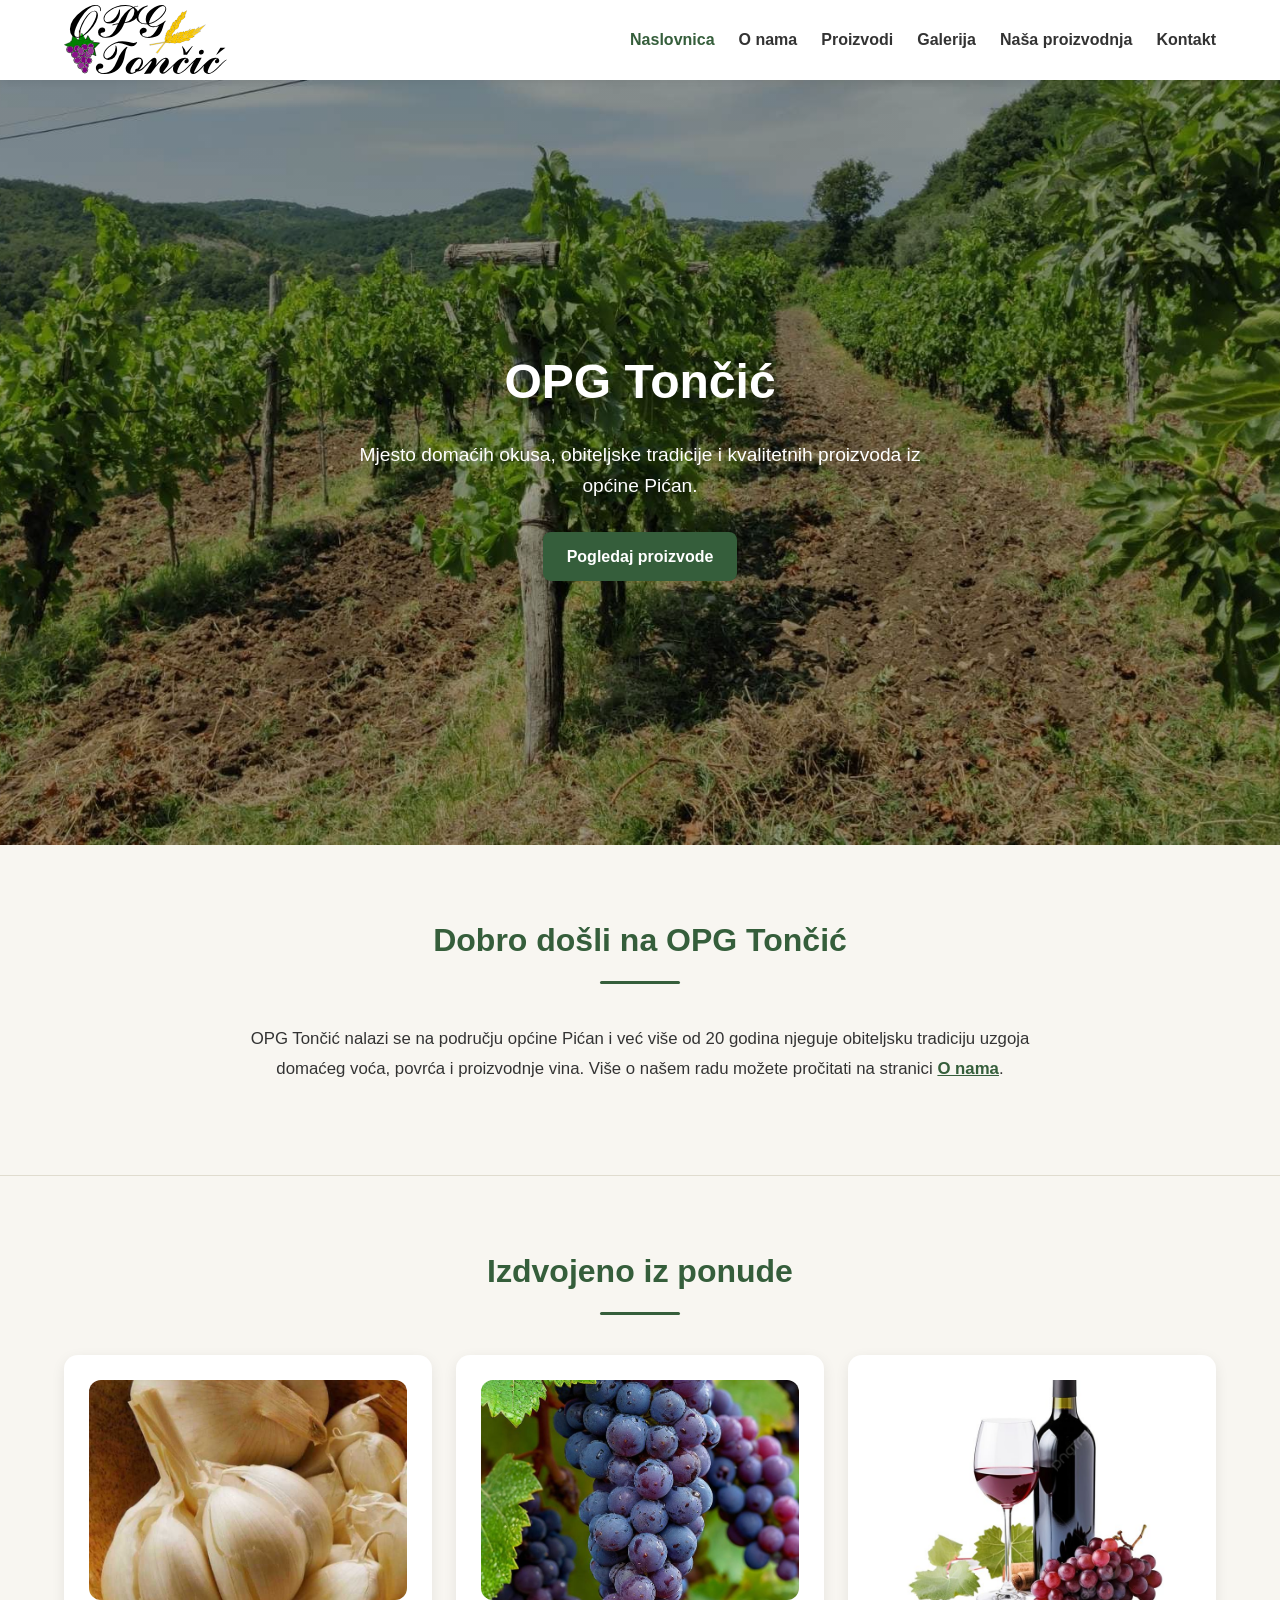
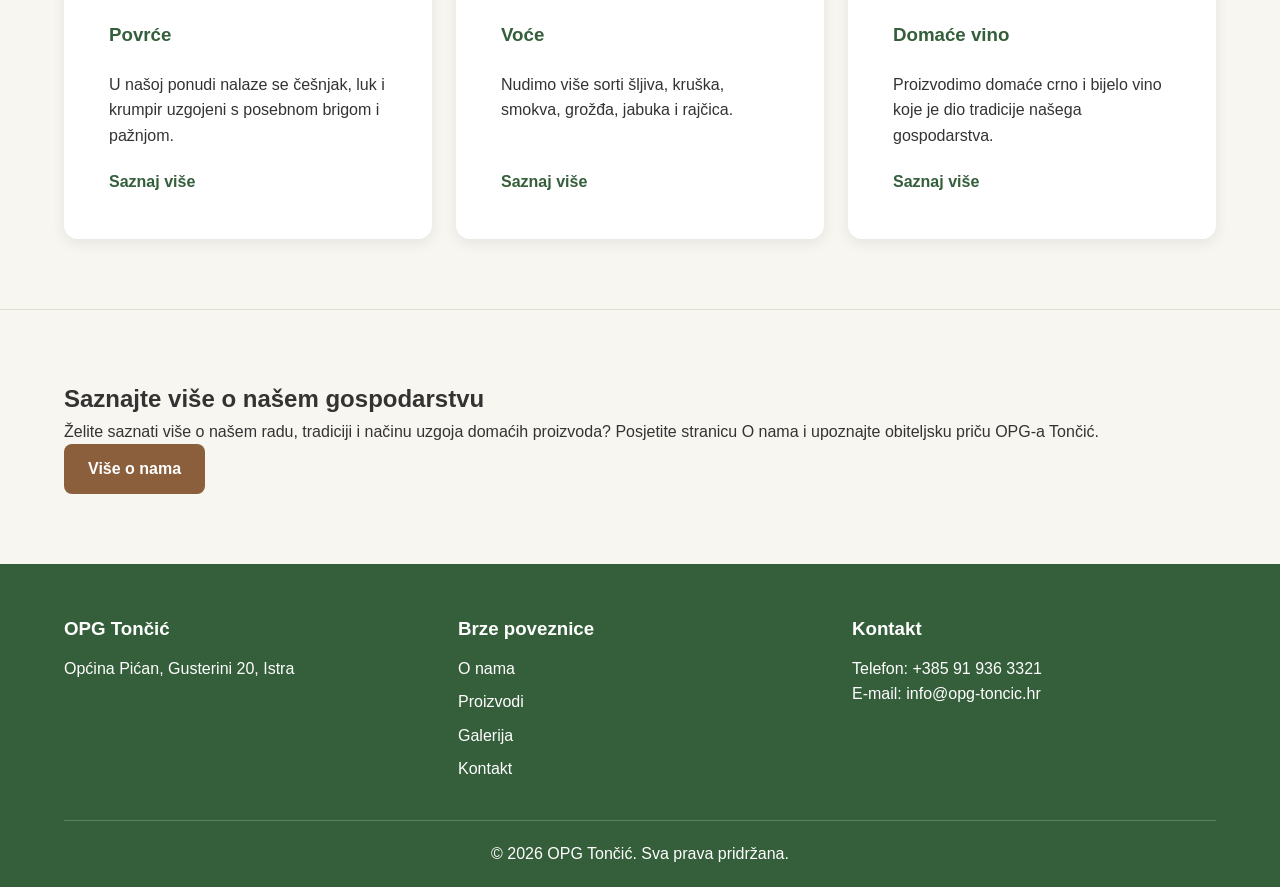
<file: index.html>
<!DOCTYPE html>
<html lang="hr">
<head>
    <meta charset="UTF-8">
    <meta name="viewport" content="width=device-width, initial-scale=1.0">
    <title>OPG Tončić | Naslovnica</title>
    <meta name="description" content="OPG Tončić iz općine Pićan nudi domaće voće, povrće i vino uz tradiciju dugu više od 20 godina.">
    <link rel="stylesheet" href="style.css">
</head>
<body>

    <header class="site-header">
        <div class="container header-wrapper">
            <a href="index.html" class="logo"><img src="logo.svg" alt="OPG Tončić logo"></a>

            <button class="menu-toggle" id="menu-toggle" aria-label="Otvori izbornik">
                ☰
            </button>

            <nav class="main-nav" id="main-nav">
                <ul>
                    <li><a href="index.html" class="active">Naslovnica</a></li>
                    <li><a href="o-nama.html">O nama</a></li>
                    <li><a href="proizvodi.html">Proizvodi</a></li>
                    <li><a href="galerija.html">Galerija</a></li>
                    <li><a href="proizvodnja.html">Naša proizvodnja</a></li>
                    <li><a href="kontakt.html">Kontakt</a></li>
                </ul>
            </nav>
        </div>
    </header>

    <main>
        <section class="hero">
            <div class="container hero-content">
                <div class="hero-text">
                    <h1>OPG Tončić</h1>
                    <p class="hero-subtitle">
                        Mjesto domaćih okusa, obiteljske tradicije i kvalitetnih proizvoda iz općine Pićan.
                    </p>
                    <a href="proizvodi.html" class="btn">Pogledaj proizvode</a>
                </div>
            </div>
        </section>

        <section class="intro section">
    <div class="container intro-content">

        <h2 class="section-title">Dobro došli na OPG Tončić</h2>

        <p>
            OPG Tončić nalazi se na području općine Pićan i već više od 20 godina
            njeguje obiteljsku tradiciju uzgoja domaćeg voća, povrća i proizvodnje vina.
            Više o našem radu možete pročitati na stranici
            <a href="o-nama.html" class="text-link">O nama</a>.
        </p>

    </div>
</section>

        <section class="highlights section">
    <div class="container">
        <h2 class="section-title">Izdvojeno iz ponude</h2>

        <div class="cards">
            <article class="card product-card">
                <img src="cesnjak.jpg" alt="Domaće povrće OPG Tončić">
                <h3>Povrće</h3>
                <p>U našoj ponudi nalaze se češnjak, luk i krumpir uzgojeni s posebnom brigom i pažnjom.</p>
                <a href="proizvodi.html" class="card-link">Saznaj više</a>
            </article>

            <article class="card product-card">
                <img src="grozdje.jpg" alt="Domaće voće OPG Tončić">
                <h3>Voće</h3>
                <p>Nudimo više sorti šljiva, kruška, smokva, grožđa, jabuka i rajčica.</p>
                <a href="proizvodi.html" class="card-link">Saznaj više</a>
            </article>

            <article class="card product-card">
                <img src="vino.jpg" alt="Domaće vino OPG Tončić">
                <h3>Domaće vino</h3>
                <p>Proizvodimo domaće crno i bijelo vino koje je dio tradicije našega gospodarstva.</p>
                <a href="proizvodi.html" class="card-link">Saznaj više</a>
            </article>
        </div>
    </div>
</section>

        <section class="cta section">
    <div class="container">

        <h2>Saznajte više o našem gospodarstvu</h2>

        <p>
            Želite saznati više o našem radu, tradiciji i načinu uzgoja domaćih proizvoda?
            Posjetite stranicu O nama i upoznajte obiteljsku priču OPG-a Tončić.
        </p>

        <a href="o-nama.html" class="btn btn-secondary">Više o nama</a>

    </div>
</section>
    </main>

    <footer class="site-footer">
        <div class="container footer-grid">
            <div>
                <h3>OPG Tončić</h3>
                <p>Općina Pićan, Gusterini 20, Istra</p>
            </div>

            <div>
                <h3>Brze poveznice</h3>
                <ul>
                    <li><a href="o-nama.html">O nama</a></li>
                    <li><a href="proizvodi.html">Proizvodi</a></li>
                    <li><a href="galerija.html">Galerija</a></li>
                    <li><a href="kontakt.html">Kontakt</a></li>
                </ul>
            </div>

            <div>
                <h3>Kontakt</h3>
                <p>Telefon: +385 91 936 3321</p>
                <p>E-mail: info@opg-toncic.hr </p>
            </div>
        </div>

        <div class="container footer-bottom">
            <p>&copy; 2026 OPG Tončić. Sva prava pridržana.</p>
        </div>
    </footer>

    <script src="script.js"></script>
</body>
</html>
</file>
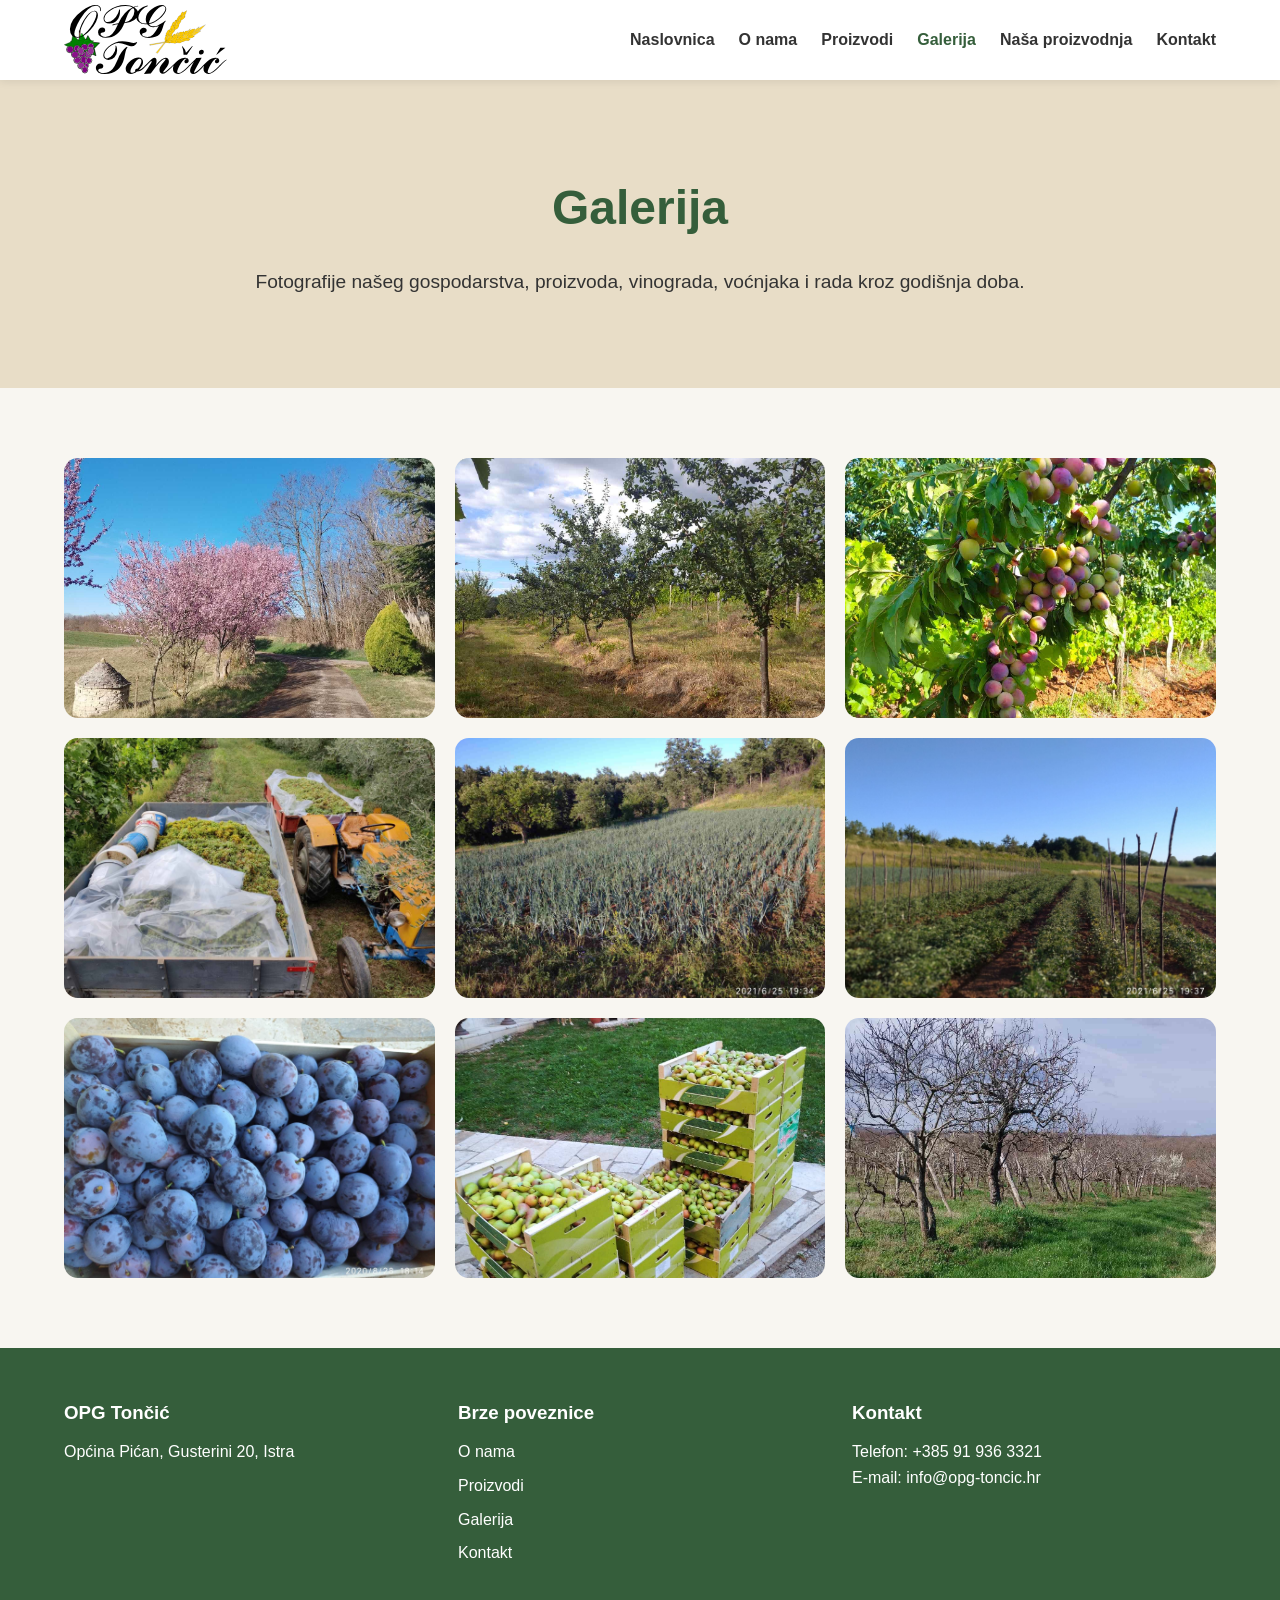
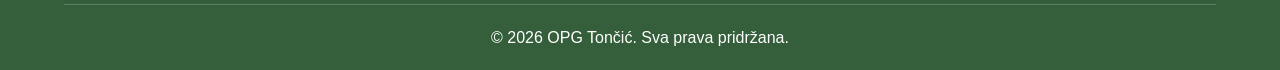
<file: galerija.html>
<!DOCTYPE html>
<html lang="hr">
<head>
    <meta charset="UTF-8">
    <meta name="viewport" content="width=device-width, initial-scale=1.0">
    <title>OPG Tončić | Galerija</title>
    <link rel="stylesheet" href="style.css">
</head>
<body>

    <header class="site-header">
        <div class="container header-wrapper">
            <a href="index.html" class="logo"><img src="logo.svg" alt="OPG Tončić logo"></a>
            <button class="menu-toggle" id="menu-toggle" aria-label="Otvori izbornik">☰</button>

            <nav class="main-nav" id="main-nav">
                <ul>
                    <li><a href="index.html">Naslovnica</a></li>
                    <li><a href="o-nama.html">O nama</a></li>
                    <li><a href="proizvodi.html">Proizvodi</a></li>
                    <li><a href="galerija.html" class="active">Galerija</a></li>
                    <li><a href="proizvodnja.html">Naša proizvodnja</a></li>
                    <li><a href="kontakt.html">Kontakt</a></li>
                </ul>
            </nav>
        </div>
    </header>

    <main>
        <section class="page-hero small-hero">
    <div class="container">
        <h1>Galerija</h1>
        <p>Fotografije našeg gospodarstva, proizvoda, vinograda, voćnjaka i rada kroz godišnja doba.</p>
    </div>
</section>

        <section class="section">
    <div class="container">
        <div class="gallery-grid">
            <img src="galerija/slika1.jpg" alt="Prilaz OPG-u">
            <img src="galerija/slika2.jpg" alt="Vocnjak-sljive">
            <img src="galerija/slika3.jpg" alt="Sljive u rastu">
            <img src="galerija/slika4.jpg" alt="Berba grozdja">
            <img src="galerija/slika5.jpg" alt="Polje luka">
            <img src="galerija/slika6.jpg" alt="Polje rajcica">
            <img src="galerija/slika7.jpg" alt="sljive">
            <img src="galerija/slika8.jpg" alt="kruske">
            <img src="galerija/slika9.jpg" alt="Drugi vinograd">
        </div>
    </div>
</section>
    </main>

    <footer class="site-footer">
    <div class="container footer-grid">

        <div>
            <h3>OPG Tončić</h3>
            <p>Općina Pićan, Gusterini 20, Istra</p>
        </div>

        <div>
            <h3>Brze poveznice</h3>
            <ul>
                <li><a href="o-nama.html">O nama</a></li>
                <li><a href="proizvodi.html">Proizvodi</a></li>
                <li><a href="galerija.html">Galerija</a></li>
                <li><a href="kontakt.html">Kontakt</a></li>
            </ul>
        </div>

        <div>
            <h3>Kontakt</h3>
            <p>Telefon: +385 91 936 3321 </p>
            <p>E-mail: info@opg-toncic.hr </p>
        </div>

    </div>

    <div class="container footer-bottom">
        <p>&copy; 2026 OPG Tončić. Sva prava pridržana.</p>
    </div>
</footer>

    <script src="script.js"></script>
</body>
</html>
</file>
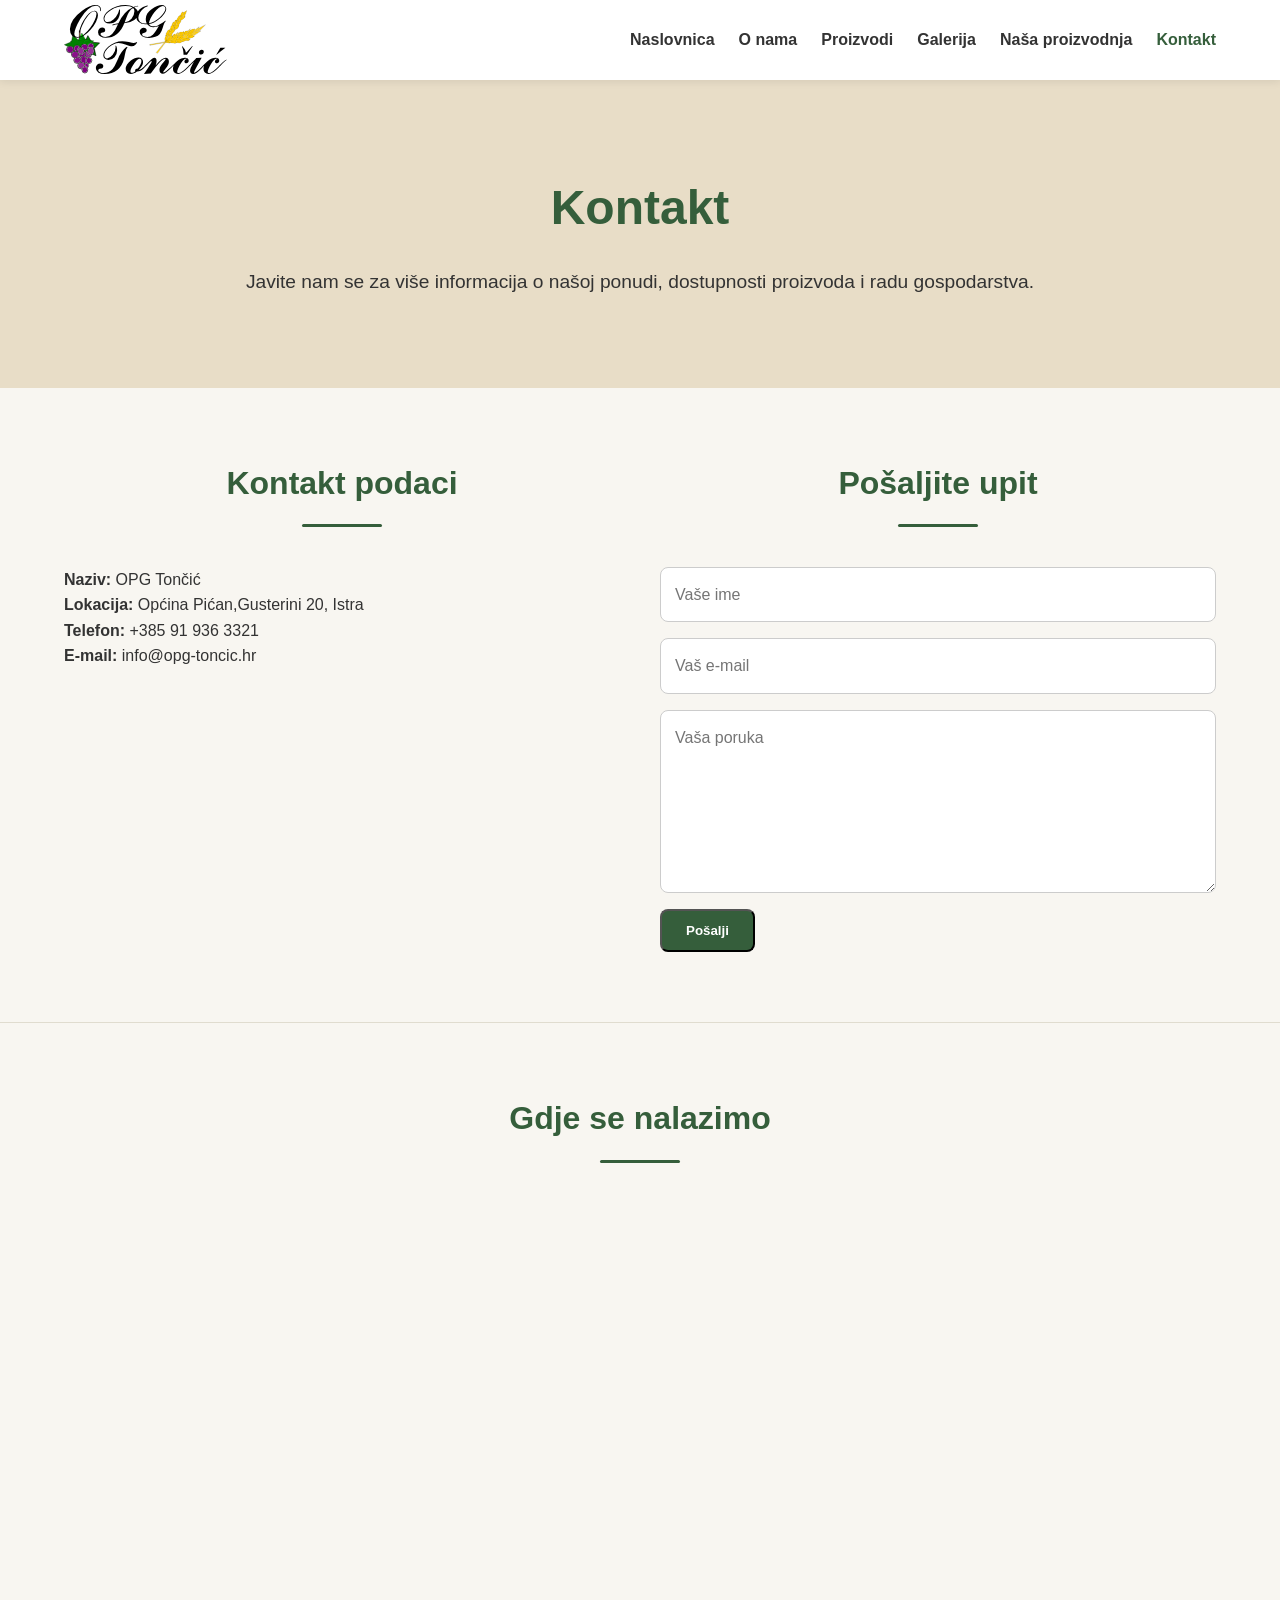
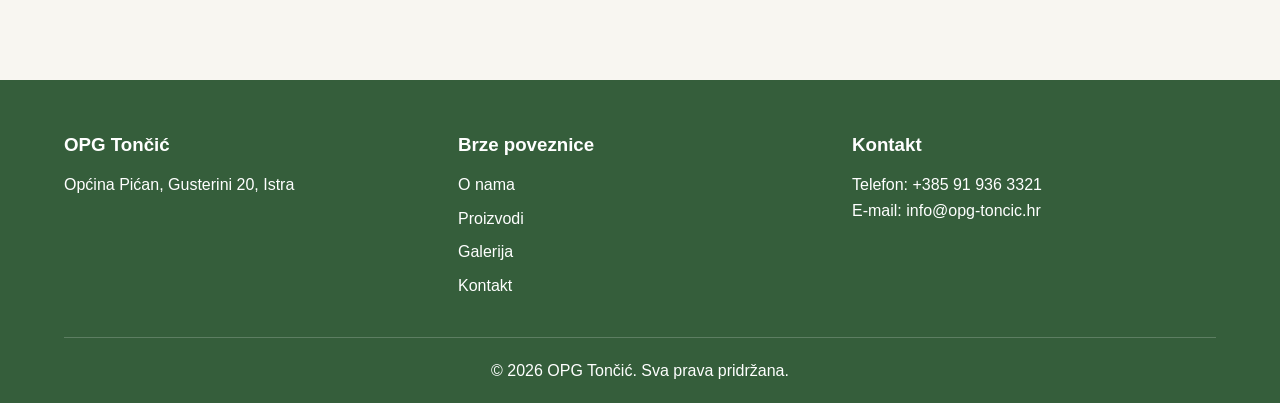
<file: kontakt.html>
<!DOCTYPE html>
<html lang="hr">
<head>
    <meta charset="UTF-8">
    <meta name="viewport" content="width=device-width, initial-scale=1.0">
    <title>OPG Tončić | Kontakt</title>
    <link rel="stylesheet" href="style.css">
</head>
<body>

    <header class="site-header">
        <div class="container header-wrapper">
            <a href="index.html" class="logo"><img src="logo.svg" alt="OPG Tončić logo"></a>
            <button class="menu-toggle" id="menu-toggle" aria-label="Otvori izbornik">☰</button>

            <nav class="main-nav" id="main-nav">
                <ul>
                    <li><a href="index.html">Naslovnica</a></li>
                    <li><a href="o-nama.html">O nama</a></li>
                    <li><a href="proizvodi.html">Proizvodi</a></li>
                    <li><a href="galerija.html">Galerija</a></li>
                    <li><a href="proizvodnja.html">Naša proizvodnja</a></li>
                    <li><a href="kontakt.html" class="active">Kontakt</a></li>
                </ul>
            </nav>
        </div>
    </header>

    <main>
      <section class="page-hero small-hero">
    <div class="container">
        <h1>Kontakt</h1>
        <p>Javite nam se za više informacija o našoj ponudi, dostupnosti proizvoda i radu gospodarstva.</p>
    </div>
    </section>

        <section class="section">
    <div class="container contact-grid">

        <div>
            <h2 class="section-title">Kontakt podaci</h2>

            <p><strong>Naziv:</strong> OPG Tončić</p>
            <p><strong>Lokacija:</strong> Općina Pićan,Gusterini 20, Istra</p>
            <p><strong>Telefon:</strong> +385 91 936 3321</p>
            <p><strong>E-mail:</strong> info@opg-toncic.hr</p>
        </div>

        <div>
            <h2 class="section-title">Pošaljite upit</h2>

            <form class="contact-form" action="mailto:info@opg-toncic.hr?subject=Upit s web stranice"
                method="post"
                enctype="text/plain">
                <input type="text" name="ime" placeholder="Vaše ime" required>
                <input type="email" name="email" placeholder="Vaš e-mail" required>
                <textarea name="poruka" rows="6" placeholder="Vaša poruka" required></textarea>
                <button type="submit" class="btn">Pošalji</button>
            </form>
        </div>

    </div>
        </section>

       <section class="section">
    <div class="container">
        <h2 class="section-title">Gdje se nalazimo</h2>

        <div class="map-wrapper">
            <iframe src="https://www.google.com/maps/embed?pb=!1m18!1m12!1m3!1d351.53475520084254!2d14.025749080345133!3d45.181467623092935!2m3!1f0!2f0!3f0!3m2!1i1024!2i768!4f13.1!3m3!1m2!1s0x477cb2ada76e9adf%3A0x781fccca23279e97!2zT1BHIFRvbsSNacSH!5e0!3m2!1shr!2shr!4v1773759765932!5m2!1shr!2shr"
             width="600" 
             height="450" 
             style="border:0;" 
             allowfullscreen="" 
             loading="lazy" 
             referrerpolicy="no-referrer-when-downgrade">

            </iframe>
        </div>
    </div>
        </section>

    </main>

   <footer class="site-footer">
    <div class="container footer-grid">

        <div>
            <h3>OPG Tončić</h3>
            <p>Općina Pićan, Gusterini 20, Istra</p>
        </div>

        <div>
            <h3>Brze poveznice</h3>
            <ul>
                <li><a href="o-nama.html">O nama</a></li>
                <li><a href="proizvodi.html">Proizvodi</a></li>
                <li><a href="galerija.html">Galerija</a></li>
                <li><a href="kontakt.html">Kontakt</a></li>
            </ul>
        </div>

        <div>
            <h3>Kontakt</h3>
            <p>Telefon: +385 91 936 3321 </p>
            <p>E-mail: info@opg-toncic.hr </p>
        </div>

    </div>

    <div class="container footer-bottom">
        <p>&copy; 2026 OPG Tončić. Sva prava pridržana.</p>
    </div>
</footer>

    <script src="script.js"></script>
</body>
</html>
</file>
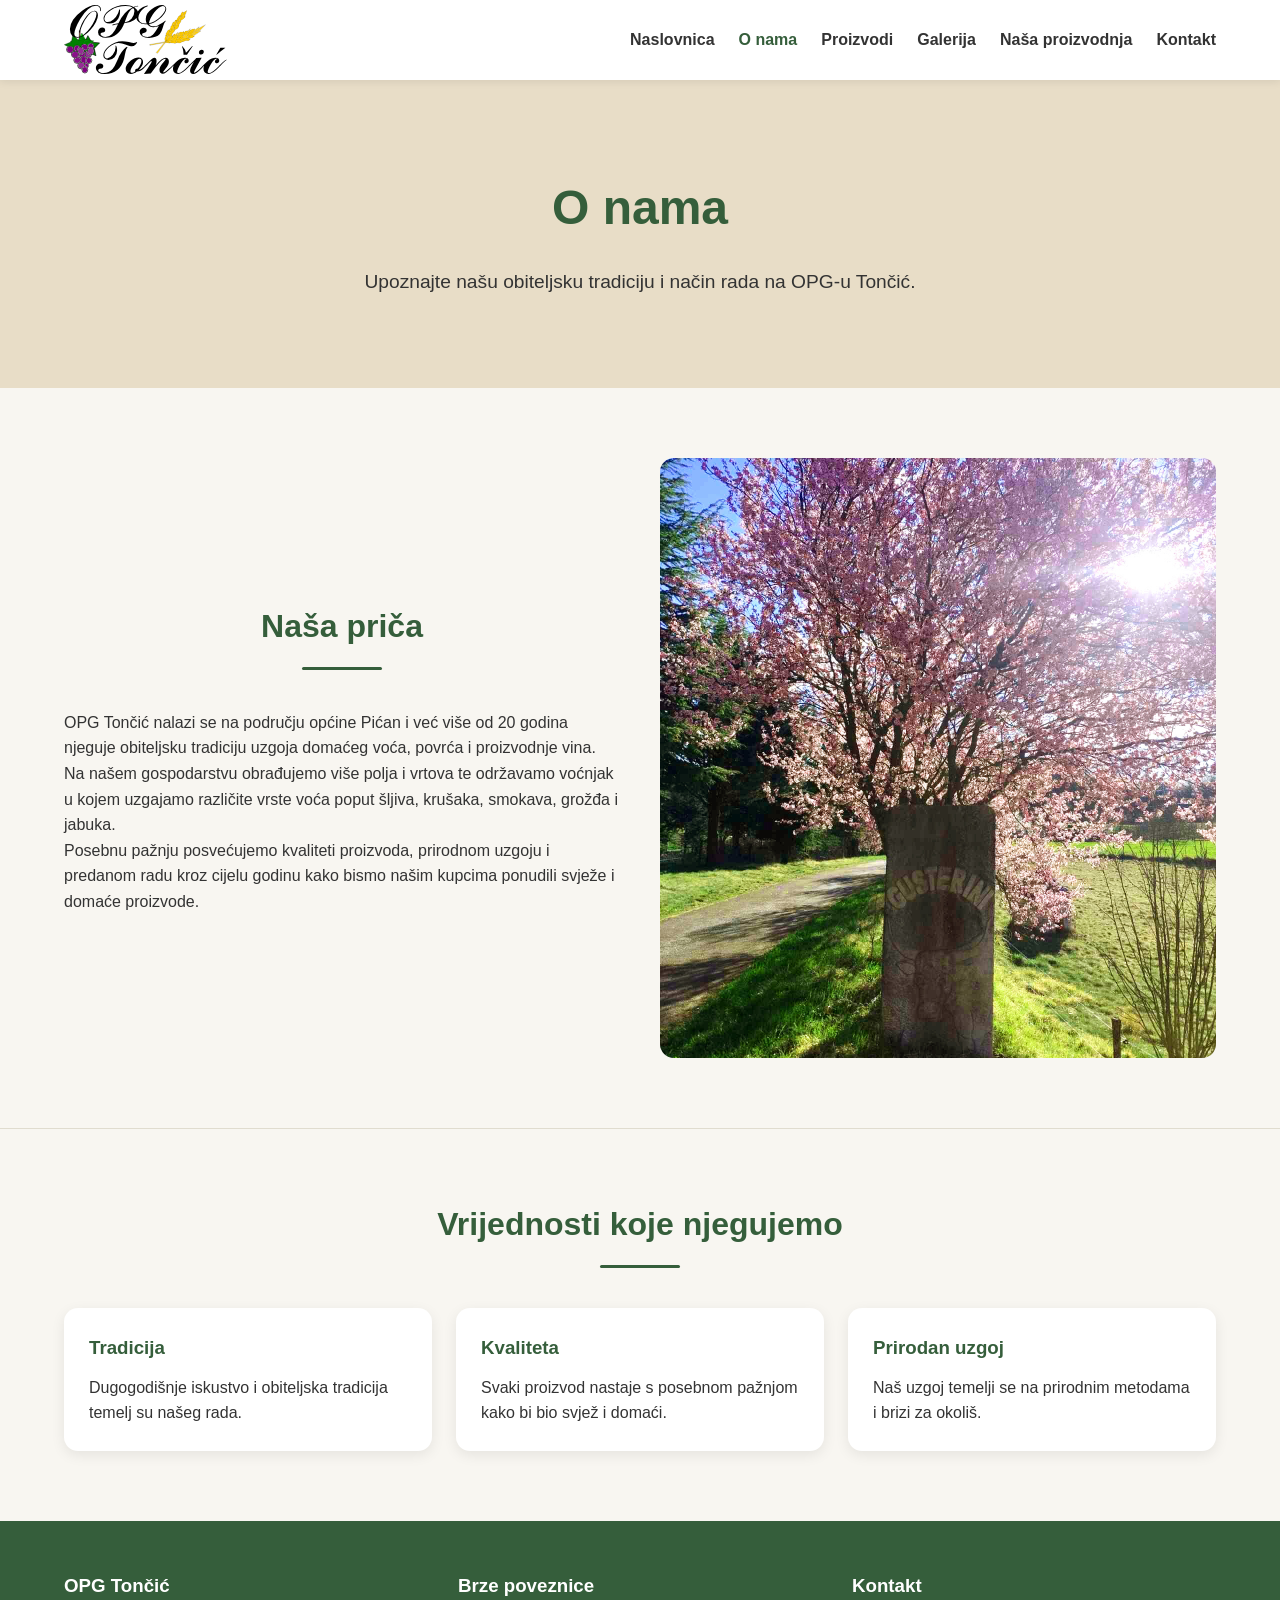
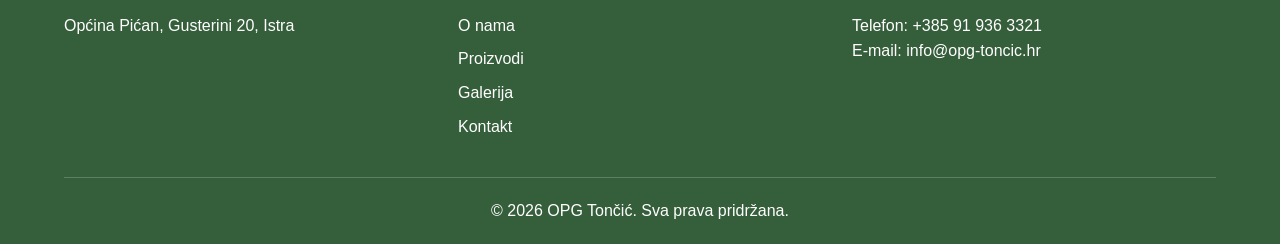
<file: o-nama.html>
<!DOCTYPE html>
<html lang="hr">
<head>
    <meta charset="UTF-8">
    <meta name="viewport" content="width=device-width, initial-scale=1.0">
    <title>OPG Tončić | O nama</title>
    <link rel="stylesheet" href="style.css">
</head>
<body>

    <header class="site-header">
        <div class="container header-wrapper">
            <a href="index.html" class="logo"><img src="logo.svg" alt="OPG Tončić logo"></a>

            <button class="menu-toggle" id="menu-toggle" aria-label="Otvori izbornik">
                ☰
            </button>

            <nav class="main-nav" id="main-nav">
                <ul>
                    <li><a href="index.html">Naslovnica</a></li>
                    <li><a href="o-nama.html" class="active">O nama</a></li>
                    <li><a href="proizvodi.html">Proizvodi</a></li>
                    <li><a href="galerija.html">Galerija</a></li>
                    <li><a href="proizvodnja.html">Naša proizvodnja</a></li>
                    <li><a href="kontakt.html">Kontakt</a></li>
                </ul>
            </nav>
        </div>
    </header>

    <main>
        <section class="page-hero small-hero">
    <div class="container">
        <h1>O nama</h1>
        <p>Upoznajte našu obiteljsku tradiciju i način rada na OPG-u Tončić.</p>
    </div>
        </section>

        <section class="section">
    <div class="container two-column">

        <div>
            <h2 class="section-title">Naša priča</h2>

            <p>
                OPG Tončić nalazi se na području općine Pićan i već više od 20 godina
                njeguje obiteljsku tradiciju uzgoja domaćeg voća, povrća i proizvodnje vina.
            </p>

            <p>
                Na našem gospodarstvu obrađujemo više polja i vrtova te održavamo voćnjak
                u kojem uzgajamo različite vrste voća poput šljiva, krušaka, smokava,
                grožđa i jabuka.
            </p>

            <p>
                Posebnu pažnju posvećujemo kvaliteti proizvoda, prirodnom uzgoju i
                predanom radu kroz cijelu godinu kako bismo našim kupcima ponudili
                svježe i domaće proizvode.
            </p>
        </div>

        <div>
            <img src="slika-opg.jpg" alt="OPG Tončić prilaz">
        </div>

    </div>
        </section>

        <section class="section">
    <div class="container">

        <h2 class="section-title">Vrijednosti koje njegujemo</h2>

        <div class="cards">

            <article class="card">
                <h3>Tradicija</h3>
                <p>
                    Dugogodišnje iskustvo i obiteljska tradicija temelj su našeg rada.
                </p>
            </article>

            <article class="card">
                <h3>Kvaliteta</h3>
                <p>
                    Svaki proizvod nastaje s posebnom pažnjom kako bi bio svjež i domaći.
                </p>
            </article>

            <article class="card">
                <h3>Prirodan uzgoj</h3>
                <p>
                    Naš uzgoj temelji se na prirodnim metodama i brizi za okoliš.
                </p>
            </article>

        </div>

    </div>
        </section>

   <footer class="site-footer">
    <div class="container footer-grid">

        <div>
            <h3>OPG Tončić</h3>
            <p>Općina Pićan, Gusterini 20, Istra</p>
        </div>

        <div>
            <h3>Brze poveznice</h3>
            <ul>
                <li><a href="o-nama.html">O nama</a></li>
                <li><a href="proizvodi.html">Proizvodi</a></li>
                <li><a href="galerija.html">Galerija</a></li>
                <li><a href="kontakt.html">Kontakt</a></li>
            </ul>
        </div>

        <div>
            <h3>Kontakt</h3>
            <p>Telefon: +385 91 936 3321 </p>
            <p>E-mail: info@opg-toncic.hr </p>
        </div>

    </div>

    <div class="container footer-bottom">
        <p>&copy; 2026 OPG Tončić. Sva prava pridržana.</p>
    </div>
</footer>

    <script src="script.js"></script>
</body>
</html>
</file>
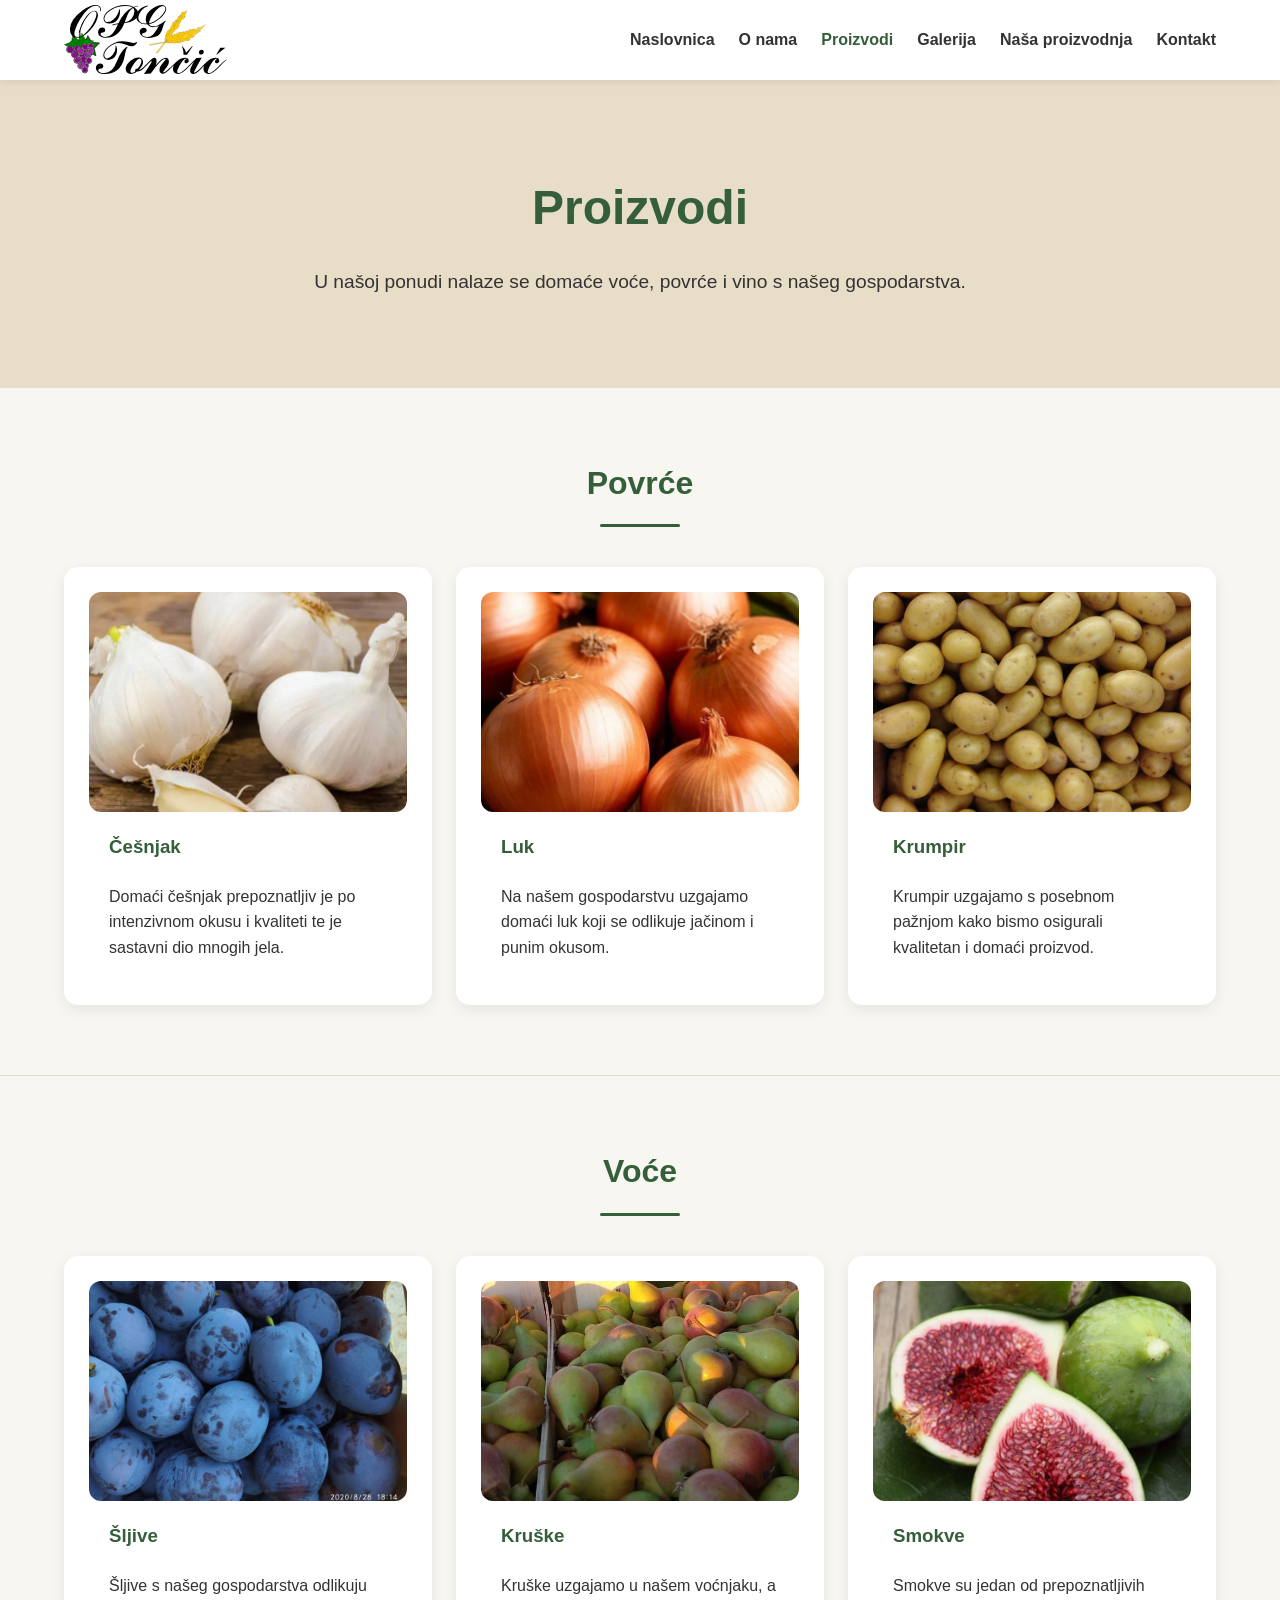
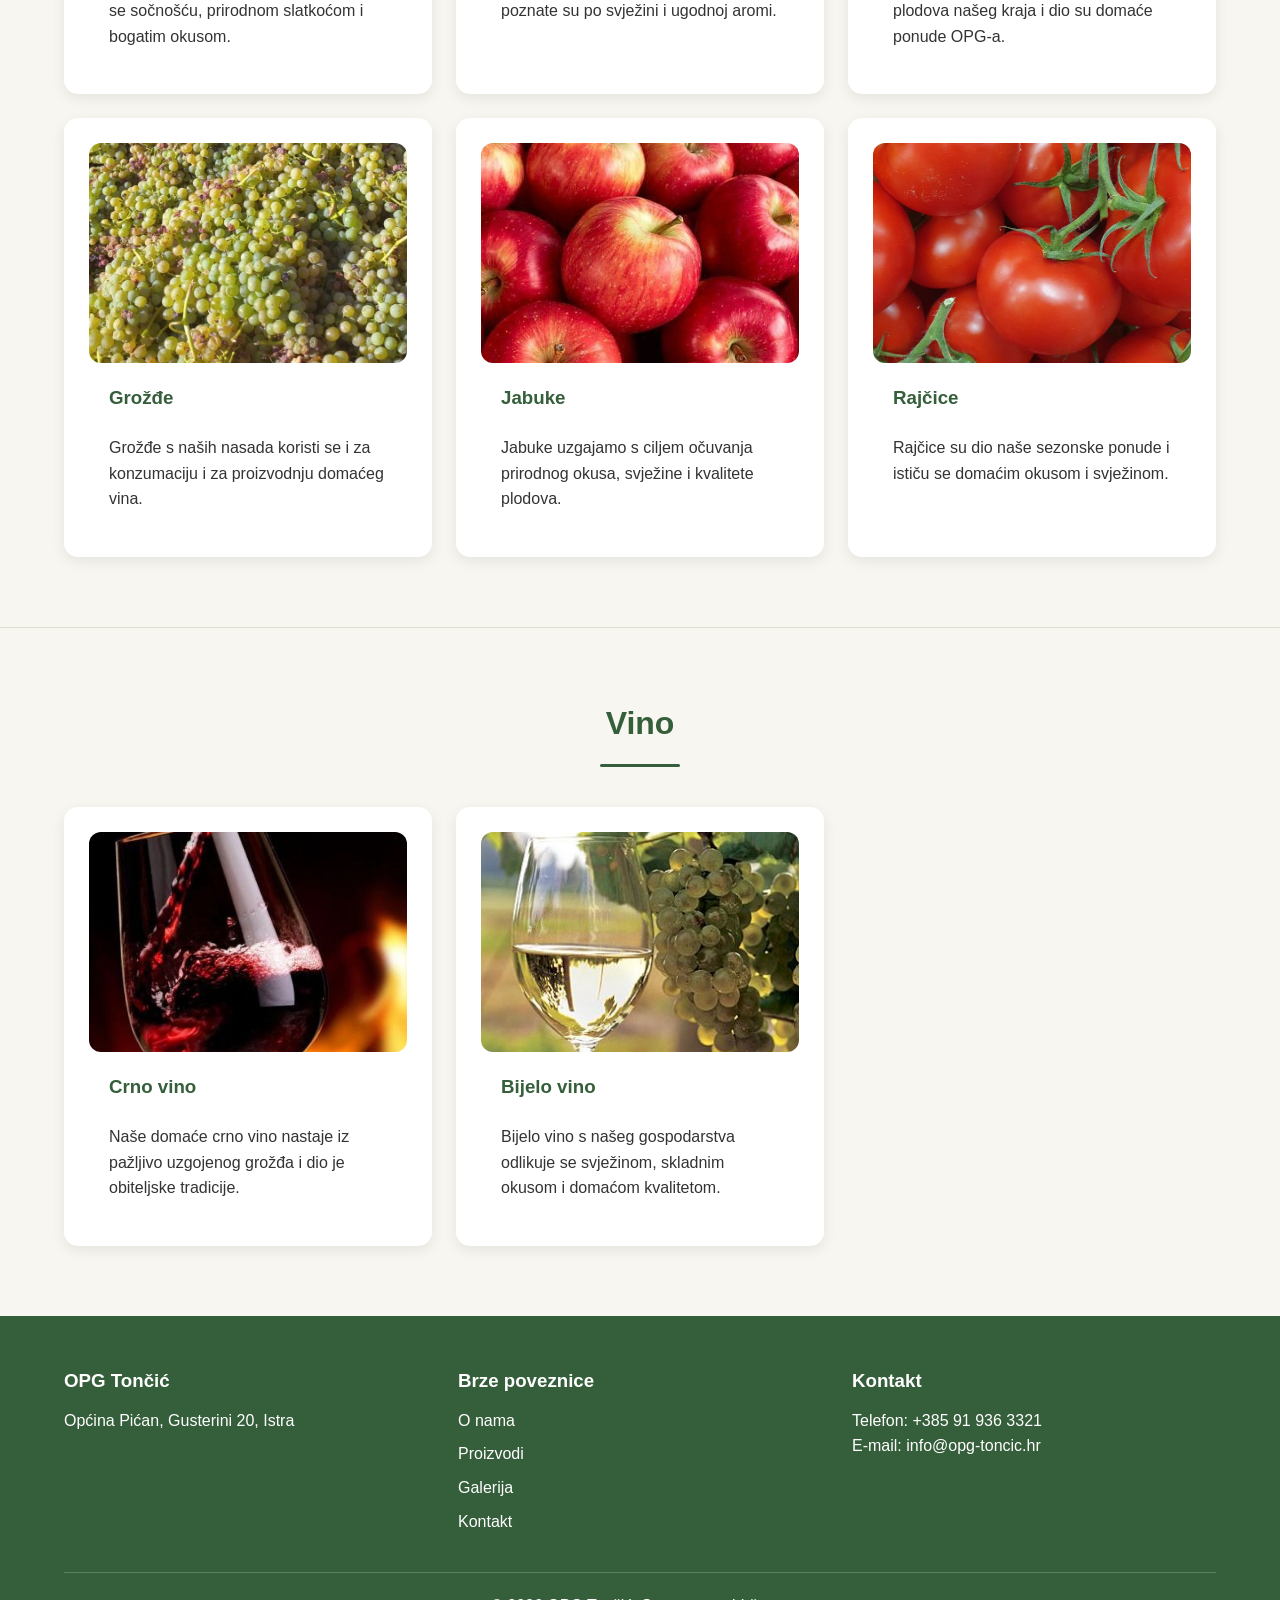
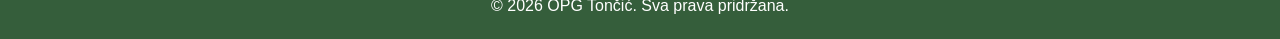
<file: proizvodi.html>
<!DOCTYPE html>
<html lang="hr">
<head>
    <meta charset="UTF-8">
    <meta name="viewport" content="width=device-width, initial-scale=1.0">
    <title>OPG Tončić | Proizvodi</title>
    <link rel="stylesheet" href="style.css">
</head>
<body>

    <header class="site-header">
        <div class="container header-wrapper">
            <a href="index.html" class="logo"><img src="logo.svg" alt="OPG Tončić logo"></a>

            <button class="menu-toggle" id="menu-toggle" aria-label="Otvori izbornik">
                ☰
            </button>

            <nav class="main-nav" id="main-nav">
                <ul>
                    <li><a href="index.html">Naslovnica</a></li>
                    <li><a href="o-nama.html">O nama</a></li>
                    <li><a href="proizvodi.html" class="active">Proizvodi</a></li>
                    <li><a href="galerija.html">Galerija</a></li>
                    <li><a href="proizvodnja.html">Naša proizvodnja</a></li>
                    <li><a href="kontakt.html">Kontakt</a></li>
                </ul>
            </nav>
        </div>
    </header>

    <main>
        <section class="page-hero small-hero">
    <div class="container">
        <h1>Proizvodi</h1>
        <p>U našoj ponudi nalaze se domaće voće, povrće i vino s našeg gospodarstva.</p>
    </div>
        </section>

        <section class="section">
    <div class="container">
        <h2 class="section-title">Povrće</h2>

        <div class="cards">
            <article class="card product-card">
                <img src="proizvodi/cesnjak2.jpg" alt="Češnjak">
                <h3>Češnjak</h3>
                <p>Domaći češnjak prepoznatljiv je po intenzivnom okusu i kvaliteti te je sastavni dio mnogih jela.</p>
            </article>

            <article class="card product-card">
                <img src="proizvodi/luk.jpg" alt="Luk">
                <h3>Luk</h3>
                <p>Na našem gospodarstvu uzgajamo domaći luk koji se odlikuje jačinom i punim okusom.</p>
            </article>

            <article class="card product-card">
                <img src="proizvodi/krumpir.jpg" alt="Krumpir">
                <h3>Krumpir</h3>
                <p>Krumpir uzgajamo s posebnom pažnjom kako bismo osigurali kvalitetan i domaći proizvod.</p>
            </article>
        </div>
    </div>
        </section>

        <section class="section">
    <div class="container">
        <h2 class="section-title">Voće</h2>

        <div class="cards">
            <article class="card product-card">
                <img src="proizvodi/sljive.jpg" alt="Šljive">
                <h3>Šljive</h3>
                <p>Šljive s našeg gospodarstva odlikuju se sočnošću, prirodnom slatkoćom i bogatim okusom.</p>
            </article>

            <article class="card product-card">
                <img src="proizvodi/kruske.jpg" alt="Kruške">
                <h3>Kruške</h3>
                <p>Kruške uzgajamo u našem voćnjaku, a poznate su po svježini i ugodnoj aromi.</p>
            </article>

            <article class="card product-card">
                <img src="proizvodi/smokve.jpg" alt="Smokve">
                <h3>Smokve</h3>
                <p>Smokve su jedan od prepoznatljivih plodova našeg kraja i dio su domaće ponude OPG-a.</p>
            </article>

            <article class="card product-card">
                <img src="proizvodi/grozdje.jpg" alt="Grožđe">
                <h3>Grožđe</h3>
                <p>Grožđe s naših nasada koristi se i za konzumaciju i za proizvodnju domaćeg vina.</p>
            </article>

            <article class="card product-card">
                <img src="proizvodi/jabuke.jpg" alt="Jabuke">
                <h3>Jabuke</h3>
                <p>Jabuke uzgajamo s ciljem očuvanja prirodnog okusa, svježine i kvalitete plodova.</p>
            </article>

            <article class="card product-card">
                <img src="proizvodi/rajcice.jpg" alt="Rajčice">
                <h3>Rajčice</h3>
                <p>Rajčice su dio naše sezonske ponude i ističu se domaćim okusom i svježinom.</p>
            </article>
        </div>
    </div>
</section>

        <section class="section">
    <div class="container">
        <h2 class="section-title">Vino</h2>

        <div class="cards">
            <article class="card product-card">
                <img src="proizvodi/crno-vino.jpg" alt="Crno vino">
                <h3>Crno vino</h3>
                <p>Naše domaće crno vino nastaje iz pažljivo uzgojenog grožđa i dio je obiteljske tradicije.</p>
            </article>

            <article class="card product-card">
                <img src="proizvodi/bijelo-vino.jpg" alt="Bijelo vino">
                <h3>Bijelo vino</h3>
                <p>Bijelo vino s našeg gospodarstva odlikuje se svježinom, skladnim okusom i domaćom kvalitetom.</p>
            </article>
        </div>
    </div>
</section>
    </main>

    <footer class="site-footer">
    <div class="container footer-grid">

        <div>
            <h3>OPG Tončić</h3>
            <p>Općina Pićan, Gusterini 20, Istra</p>
        </div>

        <div>
            <h3>Brze poveznice</h3>
            <ul>
                <li><a href="o-nama.html">O nama</a></li>
                <li><a href="proizvodi.html">Proizvodi</a></li>
                <li><a href="galerija.html">Galerija</a></li>
                <li><a href="kontakt.html">Kontakt</a></li>
            </ul>
        </div>

        <div>
            <h3>Kontakt</h3>
            <p>Telefon: +385 91 936 3321 </p>
            <p>E-mail: info@opg-toncic.hr </p>
        </div>

    </div>

    <div class="container footer-bottom">
        <p>&copy; 2026 OPG Tončić. Sva prava pridržana.</p>
    </div>
</footer>

    <script src="script.js"></script>
</body>
</html>
</file>
<file: style.css>
* {
    margin: 0;
    padding: 0;
    box-sizing: border-box;
}

:root {
    --primary-color: #355e3b;
    --secondary-color: #e8ddc7;
    --accent-color: #8b5e3c;
    --light-color: #ffffff;
    --dark-color: #1f1f1f;
    --text-color: #333333;
    --max-width: 1200px;
    --transition: 0.3s ease;
}

body {
    font-family: Arial, sans-serif;
    line-height: 1.6;
    color: var(--text-color);
    background-color: #f8f6f1;
}

img {
    max-width: 100%;
    display: block;
    border-radius: 12px;
}

a {
    text-decoration: none;
    color: inherit;
}

ul {
    list-style: none;
}

.container {
    width: 90%;
    max-width: var(--max-width);
    margin: 0 auto;
}

.section {
    padding: 70px 0;
}

.section-title::after {
    content: "";
    display: block;
    width: 80px;
    height: 3px;
    background-color: var(--primary-color);
    margin: 15px auto 0;
    border-radius: 2px;
}
.section-title {
    text-align: center;
    font-size: 2rem;
    margin-bottom: 40px;
    position: relative;
    color: var(--primary-color);
}

.section + .section {
    border-top: 1px solid #e0dccf;
}

.site-header {
    background-color: var(--light-color);
    box-shadow: 0 2px 8px rgba(0, 0, 0, 0.08);
    position: sticky;
    top: 0;
    z-index: 1000;
}

.header-wrapper {
    display: flex;
    justify-content: space-between;
    align-items: center;
    min-height: 80px;
}

.logo img {
    height: 70px;
    width: auto;
    display: block;
}

.logo {
    display: flex;
    align-items: center;
}

.main-nav ul {
    display: flex;
    gap: 24px;
}

.main-nav a {
    font-weight: 600;
    transition: var(--transition);
}

.main-nav a:hover {
    color: #355e3b;
}

.main-nav a.active {
    color: var(--primary-color);
}

.menu-toggle {
    display: none;
    font-size: 1.8rem;
    background: none;
    border: none;
    cursor: pointer;
    color: var(--primary-color);
}

.hero {
    min-height: 85vh;
    display: flex;
    align-items: center;
    justify-content: center;

    background-image: 
        linear-gradient(rgba(0,0,0,0.35), rgba(0,0,0,0.35)),
        url("vinograd.jpeg");

    background-size: cover;
    background-position: center;

    color: white;
    text-align: center;
}

.hero-content {
    display: flex;
    flex-direction: column;
    align-items: center;
    justify-content: center;
    text-align: center;
}

.hero-text {
    max-width: 650px;
}

.hero h1,
.page-hero h1 {
    font-size: 3rem;
    margin-bottom: 20px;
}
.hero p {
    max-width: 600px;
}

.hero-subtitle,
.page-hero p {
    font-size: 1.2rem;
    margin-bottom: 30px;
}

.page-hero {
    background-color: var(--secondary-color);
    padding: 90px 0 60px;
    text-align: center;
}

.small-hero h1 {
    color: var(--primary-color);
}

.btn {
    display: inline-block;
    background-color: var(--primary-color);
    color: white;
    padding: 12px 24px;
    border-radius: 8px;
    transition: var(--transition);
    font-weight: bold;
}

.btn:hover {
    background-color: #2b4d30;
}

.btn-secondary {
    background-color: var(--accent-color);
}

.intro-content {
    max-width: 850px;
    margin: 0 auto;
    text-align: center;
}

.intro-content p {
    margin-bottom: 20px;
    font-size: 1.05rem;
    line-height: 1.8;
}

.text-link {
    color: var(--primary-color);
    font-weight: bold;
    text-decoration: underline;
}

.text-link:hover {
    color: var(--accent-color);
}

.cards {
    display: grid;
    grid-template-columns: repeat(3, 1fr);
    gap: 24px;
    margin-top: 30px;
}

.card {
     background-color: #ffffff;
    border-radius: 14px;
    overflow: hidden;
    box-shadow: 0 4px 14px rgba(0, 0, 0, 0.08);
    transition: 0.3s ease;
    padding: 25px;
}
.card-link {
    display: inline-block;
    margin: 0 20px 20px;
    font-weight: bold;
    color: #355e3b;
}

.card:hover {
    transform: translateY(-6px);
}

.card h3 {
    margin-bottom: 12px;
    color: var(--primary-color);
}

.two-column {
    display: grid;
    grid-template-columns: 1fr 1fr;
    gap: 40px;
    align-items: center;
}
.two-column img {
    width: 100%;
    max-height: 600px;
    object-fit: cover;
    border-radius: 14px;
}
.product-card h3 {
    padding: 20px 20px 10px;
    color: #355e3b;
}
.product-card p {
    padding: 0 20px 15px;
}
.product-card img {
    width: 100%;
    height: 220px;
    object-fit: cover;
    transition: transform 0.4s ease;
}
.product-card:hover img {
    transform: scale(1.08);
}
.product-card {
    display: flex;
    flex-direction: column;
    height: 100%;
}

.product-card p {
    padding: 0 20px 20px;
    flex-grow: 1;
}
.gallery-grid {
    display: grid;
    grid-template-columns: repeat(3, 1fr);
    gap: 20px;
}

.gallery-grid img {
    width: 100%;
    height: 260px;
    object-fit: cover;
    border-radius: 14px;
    transition: transform 0.3s ease, box-shadow 0.3s ease;
}

.gallery-grid img:hover {
    transform: scale(1.03);
    box-shadow: 0 6px 18px rgba(0, 0, 0, 0.15);
}
.video-wrapper video {
    width: 100%;
    border-radius: 14px;
    display: block;
}
.video-intro {
    max-width: 850px;
    margin: 0 auto 30px;
    text-align: center;
    line-height: 1.8;
}

.video-wrapper {
    max-width: 900px;
    margin: 0 auto;
}

.contact-grid {
    display: grid;
    grid-template-columns: 1fr 1fr;
    gap: 40px;
    align-items: start;
}

.contact-form {
    display: flex;
    flex-direction: column;
    gap: 16px;
}

.contact-form input,
.contact-form textarea {
    padding: 14px;
    border: 1px solid #ccc;
    border-radius: 8px;
    font: inherit;
}

.contact-form button {
    align-self: flex-start;
}

.map-wrapper iframe {
    width: 100%;
    height: 400px;
    border: 0;
    border-radius: 14px;
}

.site-footer {
    background-color: var(--primary-color);
    color: white;
    padding-top: 50px;
}

.footer-grid {
    display: grid;
    grid-template-columns: repeat(3, 1fr);
    gap: 30px;
    padding-bottom: 30px;
}

.footer-grid h3 {
    margin-bottom: 12px;
}

.footer-grid ul li {
    margin-bottom: 8px;
}

.footer-bottom {
    text-align: center;
    padding: 20px 0;
    border-top: 1px solid rgba(255,255,255,0.2);
}

@media (max-width: 900px) {
    .cards,
    .two-column,
    .gallery-grid,
    .contact-grid,
    .footer-grid {
        grid-template-columns: 1fr;
    }

    .header-wrapper {
        display: flex;
        justify-content: space-between;
        align-items: center;
        min-height: 90px;
        position: relative;
    }

    .main-nav {
        display: none;
        position: absolute;
        top: 100%;
        right: 0;
        width: 220px;
        margin-top: 10px;
        background-color: white;
        border-radius: 12px;
        box-shadow: 0 4px 12px rgba(0, 0, 0, 0.15);
        padding: 15px;
        z-index: 1000;
    }

    .main-nav ul {
        display: flex;
        flex-direction: column;
        gap: 12px;
        padding: 0;
        margin: 0;
    }

    .main-nav.show {
        display: block;
    }

    .menu-toggle {
        display: block;
    }

    .hero h1,
    .page-hero h1 {
        font-size: 2.2rem;
    }

    .hero {
        min-height: 70vh;
    }
}
</file>
